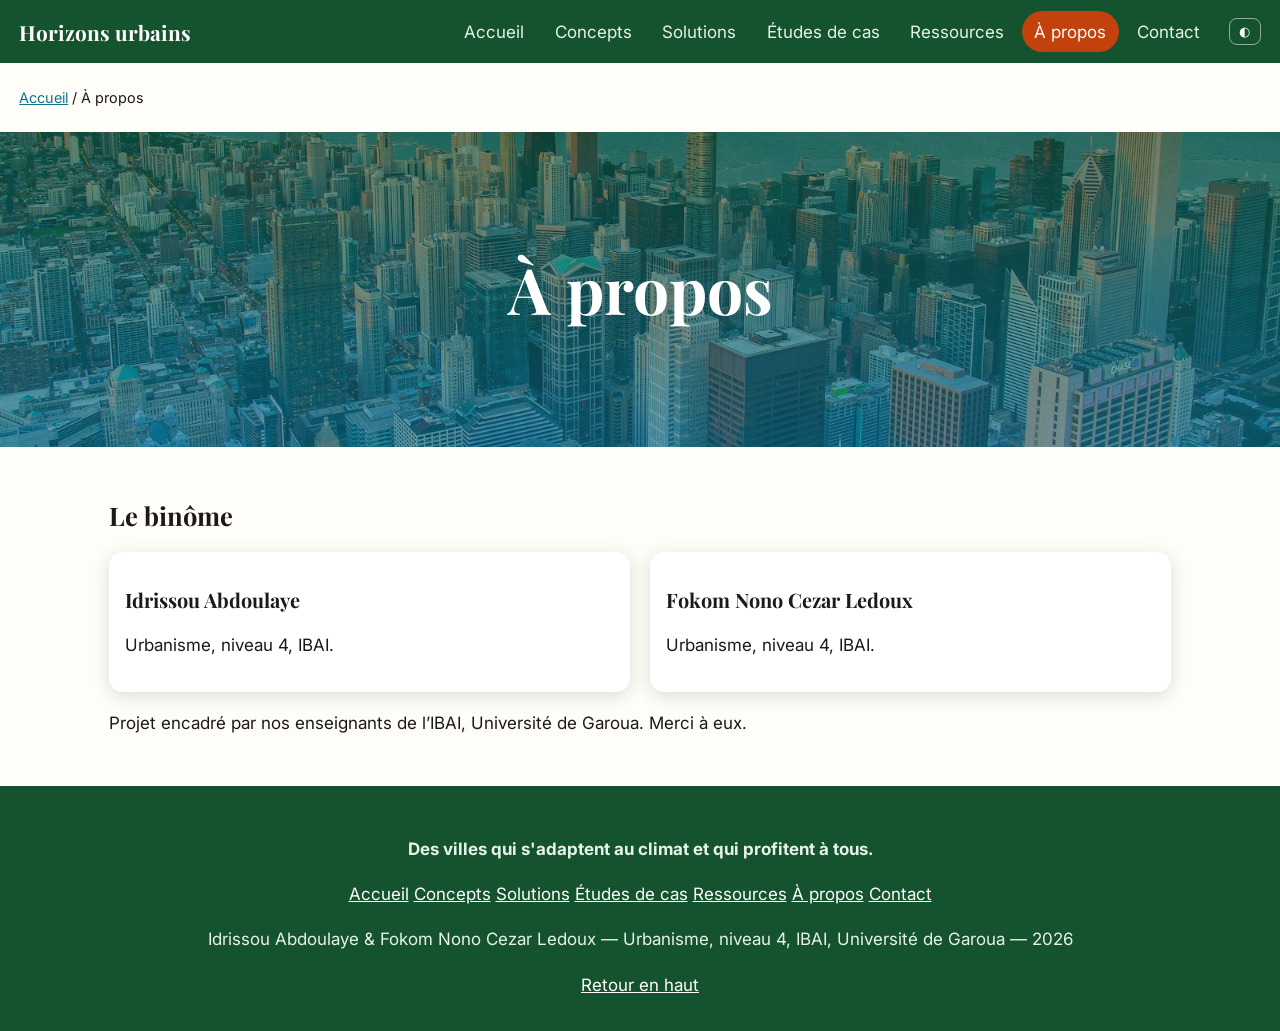
<file: a-propos.html>
<!DOCTYPE html><html lang="fr"><head><meta charset="utf-8"><meta name="viewport" content="width=device-width,initial-scale=1">
<title>À propos — Horizons urbains</title><meta name="description" content="Des villes qui s'adaptent au climat et qui profitent à tous.">
<meta property="og:title" content="Horizons urbains — À propos"><link rel="icon" href="data:image/svg+xml,%3Csvg xmlns='http://www.w3.org/2000/svg' viewBox='0 0 32 32'%3E%3Crect width='32' height='32' rx='6' fill='%2314532d'/%3E%3C/svg%3E">
<link href="https://fonts.googleapis.com/css2?family=Inter&family=Playfair+Display:wght@700&display=swap" rel="stylesheet"><link rel="stylesheet" href="css/style.css"></head>
<body id="top"><div id="prog"></div><header><a class="logo" href="index.html">Horizons urbains</a><button id="burger" aria-label="Menu">☰</button><nav aria-label="Navigation principale"><a href="index.html">Accueil</a><a href="concepts.html">Concepts</a><a href="solutions.html">Solutions</a><a href="etudes-de-cas.html">Études de cas</a><a href="ressources.html">Ressources</a><a href="a-propos.html" class="on">À propos</a><a href="contact.html">Contact</a></nav><button id="theme" aria-label="Mode clair ou sombre">◐</button></header><p class="bc"><a href="index.html">Accueil</a> / À propos</p><section class="hero" style="min-height:35vh"><div data-img="hero1" data-cls="slide on"></div><div class="in"><h1>À propos</h1></div></section>
<main><h2>Le binôme</h2><div class="grid"><div class="card"><div class="tx"><h3>Idrissou Abdoulaye</h3><p>Urbanisme, niveau 4, IBAI.</p></div></div><div class="card"><div class="tx"><h3>Fokom Nono Cezar Ledoux</h3><p>Urbanisme, niveau 4, IBAI.</p></div></div></div><p>Projet encadré par nos enseignants de l’IBAI, Université de Garoua. Merci à eux.</p></main><footer><p><strong>Des villes qui s'adaptent au climat et qui profitent à tous.</strong></p><p><a href="index.html">Accueil</a> <a href="concepts.html">Concepts</a> <a href="solutions.html">Solutions</a> <a href="etudes-de-cas.html">Études de cas</a> <a href="ressources.html">Ressources</a> <a href="a-propos.html">À propos</a> <a href="contact.html">Contact</a></p><p>Idrissou Abdoulaye &amp; Fokom Nono Cezar Ledoux — Urbanisme, niveau 4, IBAI, Université de Garoua — 2026</p><a href="#top">Retour en haut</a></footer>
<script src="js/images.js"></script><script src="js/main.js"></script></body></html>
</file>
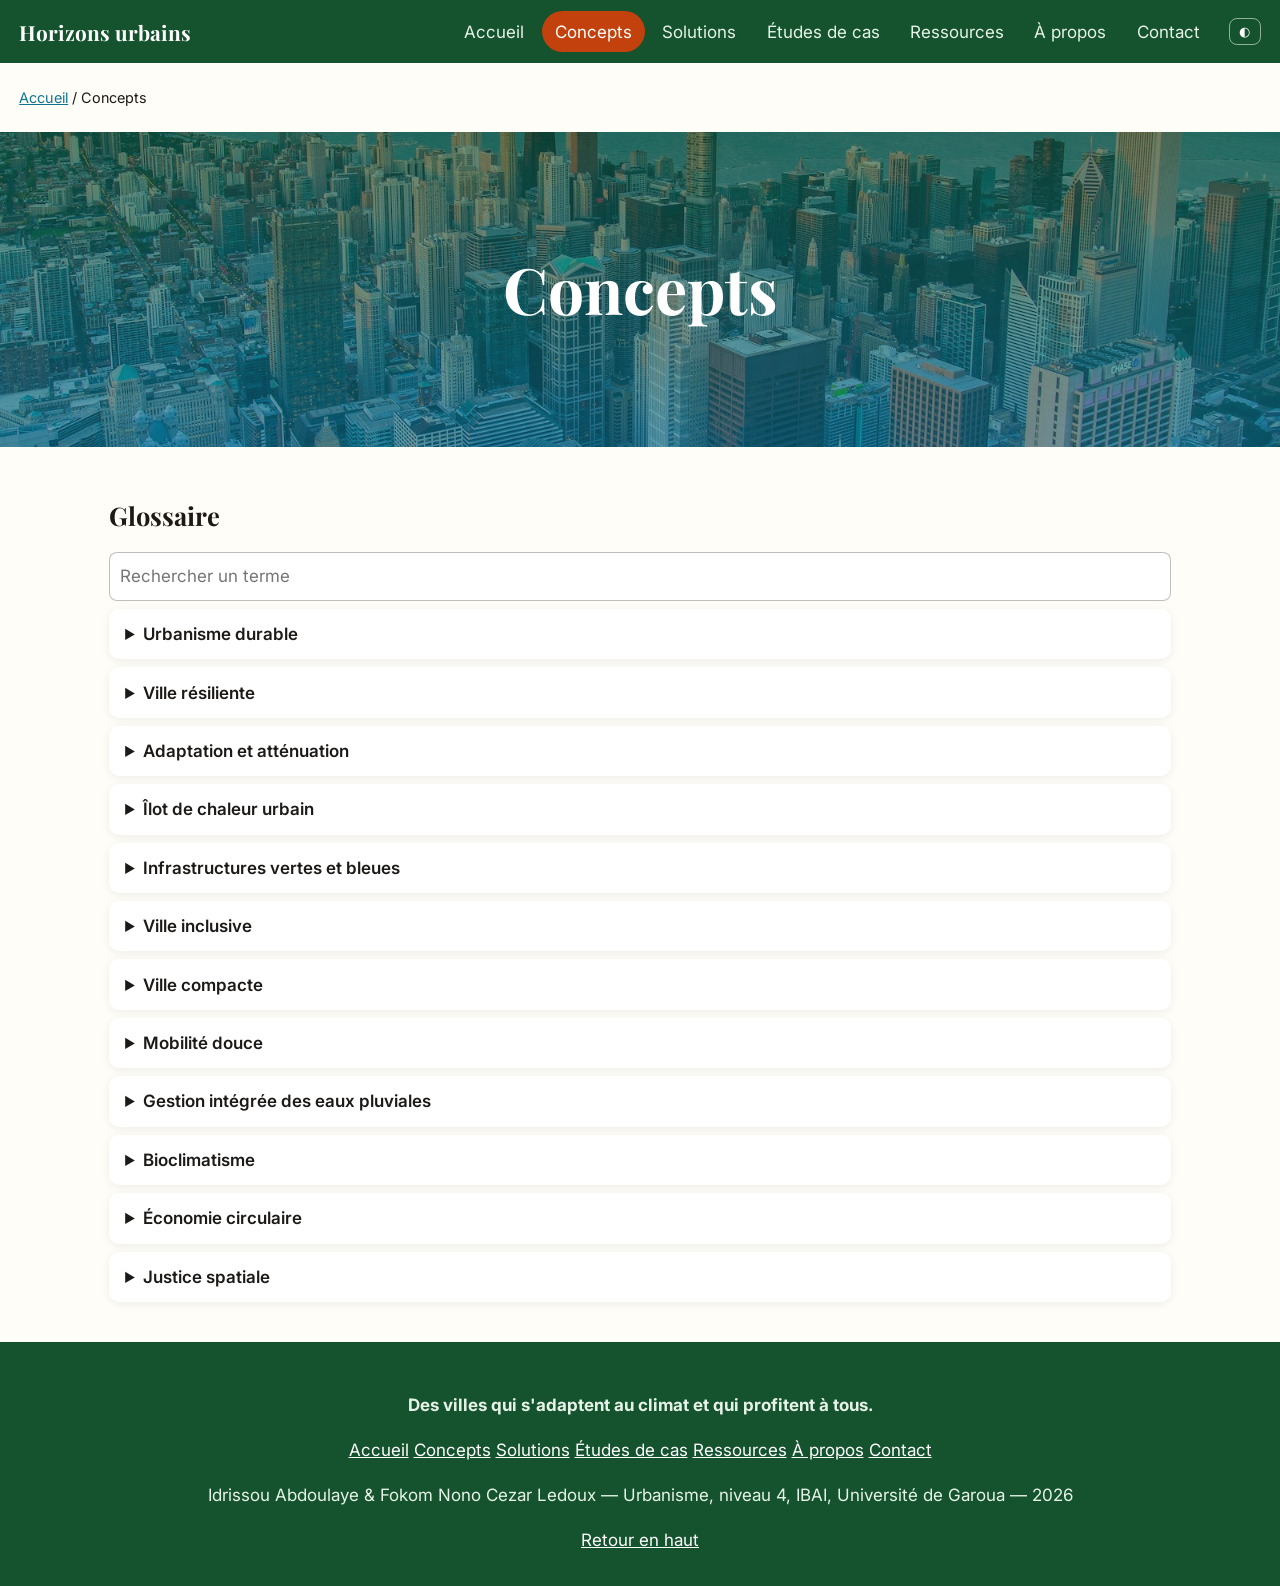
<file: concepts.html>
<!DOCTYPE html><html lang="fr"><head><meta charset="utf-8"><meta name="viewport" content="width=device-width,initial-scale=1">
<title>Concepts — Horizons urbains</title><meta name="description" content="Des villes qui s'adaptent au climat et qui profitent à tous.">
<meta property="og:title" content="Horizons urbains — Concepts"><link rel="icon" href="data:image/svg+xml,%3Csvg xmlns='http://www.w3.org/2000/svg' viewBox='0 0 32 32'%3E%3Crect width='32' height='32' rx='6' fill='%2314532d'/%3E%3C/svg%3E">
<link href="https://fonts.googleapis.com/css2?family=Inter&family=Playfair+Display:wght@700&display=swap" rel="stylesheet"><link rel="stylesheet" href="css/style.css"></head>
<body id="top"><div id="prog"></div><header><a class="logo" href="index.html">Horizons urbains</a><button id="burger" aria-label="Menu">☰</button><nav aria-label="Navigation principale"><a href="index.html">Accueil</a><a href="concepts.html" class="on">Concepts</a><a href="solutions.html">Solutions</a><a href="etudes-de-cas.html">Études de cas</a><a href="ressources.html">Ressources</a><a href="a-propos.html">À propos</a><a href="contact.html">Contact</a></nav><button id="theme" aria-label="Mode clair ou sombre">◐</button></header><p class="bc"><a href="index.html">Accueil</a> / Concepts</p><section class="hero" style="min-height:35vh"><div data-img="hero1" data-cls="slide on"></div><div class="in"><h1>Concepts</h1></div></section>
<main><h2>Glossaire</h2><input id="q" placeholder="Rechercher un terme" aria-label="Rechercher"><details class="g"><summary>Urbanisme durable</summary><p>Aménager la ville en équilibrant environnement, justice sociale et économie.</p></details><details class="g"><summary>Ville résiliente</summary><p>Ville capable d'absorber un choc (crue, canicule) et de se relever vite.</p></details><details class="g"><summary>Adaptation et atténuation</summary><p>Adapter la ville aux effets du climat ; réduire les émissions qui le dérèglent.</p></details><details class="g"><summary>Îlot de chaleur urbain</summary><p>Zone plus chaude que ses alentours, à cause du béton et du manque d'arbres.</p></details><details class="g"><summary>Infrastructures vertes et bleues</summary><p>Arbres, parcs, noues et cours d'eau qui rafraîchissent et gèrent l'eau.</p></details><details class="g"><summary>Ville inclusive</summary><p>Ville dont les services profitent aussi aux quartiers précaires.</p></details><details class="g"><summary>Ville compacte</summary><p>Ville dense, qui limite l'étalement et les longs trajets.</p></details><details class="g"><summary>Mobilité douce</summary><p>Marche, vélo et transport collectif.</p></details><details class="g"><summary>Gestion intégrée des eaux pluviales</summary><p>Ralentir, stocker et infiltrer l'eau là où elle tombe.</p></details><details class="g"><summary>Bioclimatisme</summary><p>Concevoir les bâtiments selon le soleil, le vent et l'ombre.</p></details><details class="g"><summary>Économie circulaire</summary><p>Réutiliser et recycler matériaux et déchets.</p></details><details class="g"><summary>Justice spatiale</summary><p>Répartition équitable des équipements et des risques entre quartiers.</p></details></main><footer><p><strong>Des villes qui s'adaptent au climat et qui profitent à tous.</strong></p><p><a href="index.html">Accueil</a> <a href="concepts.html">Concepts</a> <a href="solutions.html">Solutions</a> <a href="etudes-de-cas.html">Études de cas</a> <a href="ressources.html">Ressources</a> <a href="a-propos.html">À propos</a> <a href="contact.html">Contact</a></p><p>Idrissou Abdoulaye &amp; Fokom Nono Cezar Ledoux — Urbanisme, niveau 4, IBAI, Université de Garoua — 2026</p><a href="#top">Retour en haut</a></footer>
<script src="js/images.js"></script><script src="js/main.js"></script></body></html>
</file>
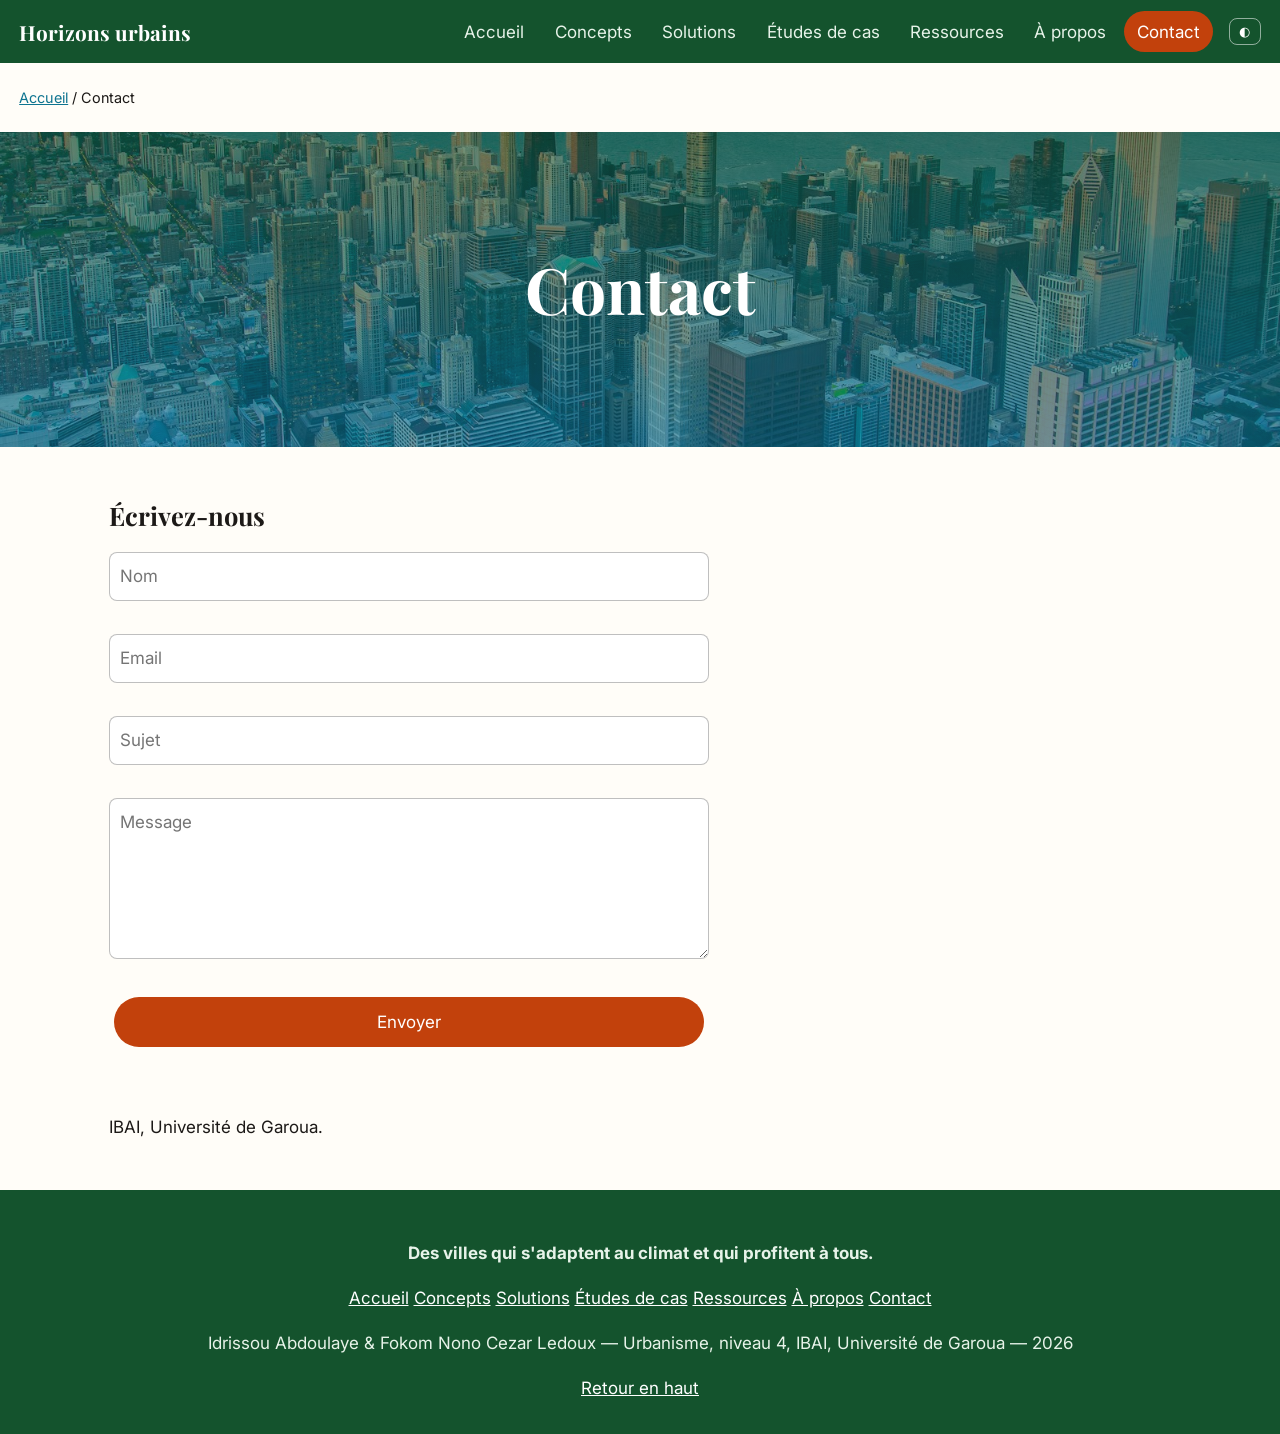
<file: contact.html>
<!DOCTYPE html><html lang="fr"><head><meta charset="utf-8"><meta name="viewport" content="width=device-width,initial-scale=1">
<title>Contact — Horizons urbains</title><meta name="description" content="Des villes qui s'adaptent au climat et qui profitent à tous.">
<meta property="og:title" content="Horizons urbains — Contact"><link rel="icon" href="data:image/svg+xml,%3Csvg xmlns='http://www.w3.org/2000/svg' viewBox='0 0 32 32'%3E%3Crect width='32' height='32' rx='6' fill='%2314532d'/%3E%3C/svg%3E">
<link href="https://fonts.googleapis.com/css2?family=Inter&family=Playfair+Display:wght@700&display=swap" rel="stylesheet"><link rel="stylesheet" href="css/style.css"></head>
<body id="top"><div id="prog"></div><header><a class="logo" href="index.html">Horizons urbains</a><button id="burger" aria-label="Menu">☰</button><nav aria-label="Navigation principale"><a href="index.html">Accueil</a><a href="concepts.html">Concepts</a><a href="solutions.html">Solutions</a><a href="etudes-de-cas.html">Études de cas</a><a href="ressources.html">Ressources</a><a href="a-propos.html">À propos</a><a href="contact.html" class="on">Contact</a></nav><button id="theme" aria-label="Mode clair ou sombre">◐</button></header><p class="bc"><a href="index.html">Accueil</a> / Contact</p><section class="hero" style="min-height:35vh"><div data-img="hero1" data-cls="slide on"></div><div class="in"><h1>Contact</h1></div></section>
<main><h2>Écrivez-nous</h2><form id="form" novalidate style="display:grid;gap:.6rem;max-width:600px"><input name="nom" placeholder="Nom"><span class="err"></span><input name="email" type="email" placeholder="Email"><span class="err"></span><input name="sujet" placeholder="Sujet"><span class="err"></span><textarea name="message" rows="5" placeholder="Message"></textarea><span class="err"></span><button class="btn">Envoyer</button><p id="ok"></p></form><p>IBAI, Université de Garoua.</p></main><footer><p><strong>Des villes qui s'adaptent au climat et qui profitent à tous.</strong></p><p><a href="index.html">Accueil</a> <a href="concepts.html">Concepts</a> <a href="solutions.html">Solutions</a> <a href="etudes-de-cas.html">Études de cas</a> <a href="ressources.html">Ressources</a> <a href="a-propos.html">À propos</a> <a href="contact.html">Contact</a></p><p>Idrissou Abdoulaye &amp; Fokom Nono Cezar Ledoux — Urbanisme, niveau 4, IBAI, Université de Garoua — 2026</p><a href="#top">Retour en haut</a></footer>
<script src="js/images.js"></script><script src="js/main.js"></script></body></html>
</file>
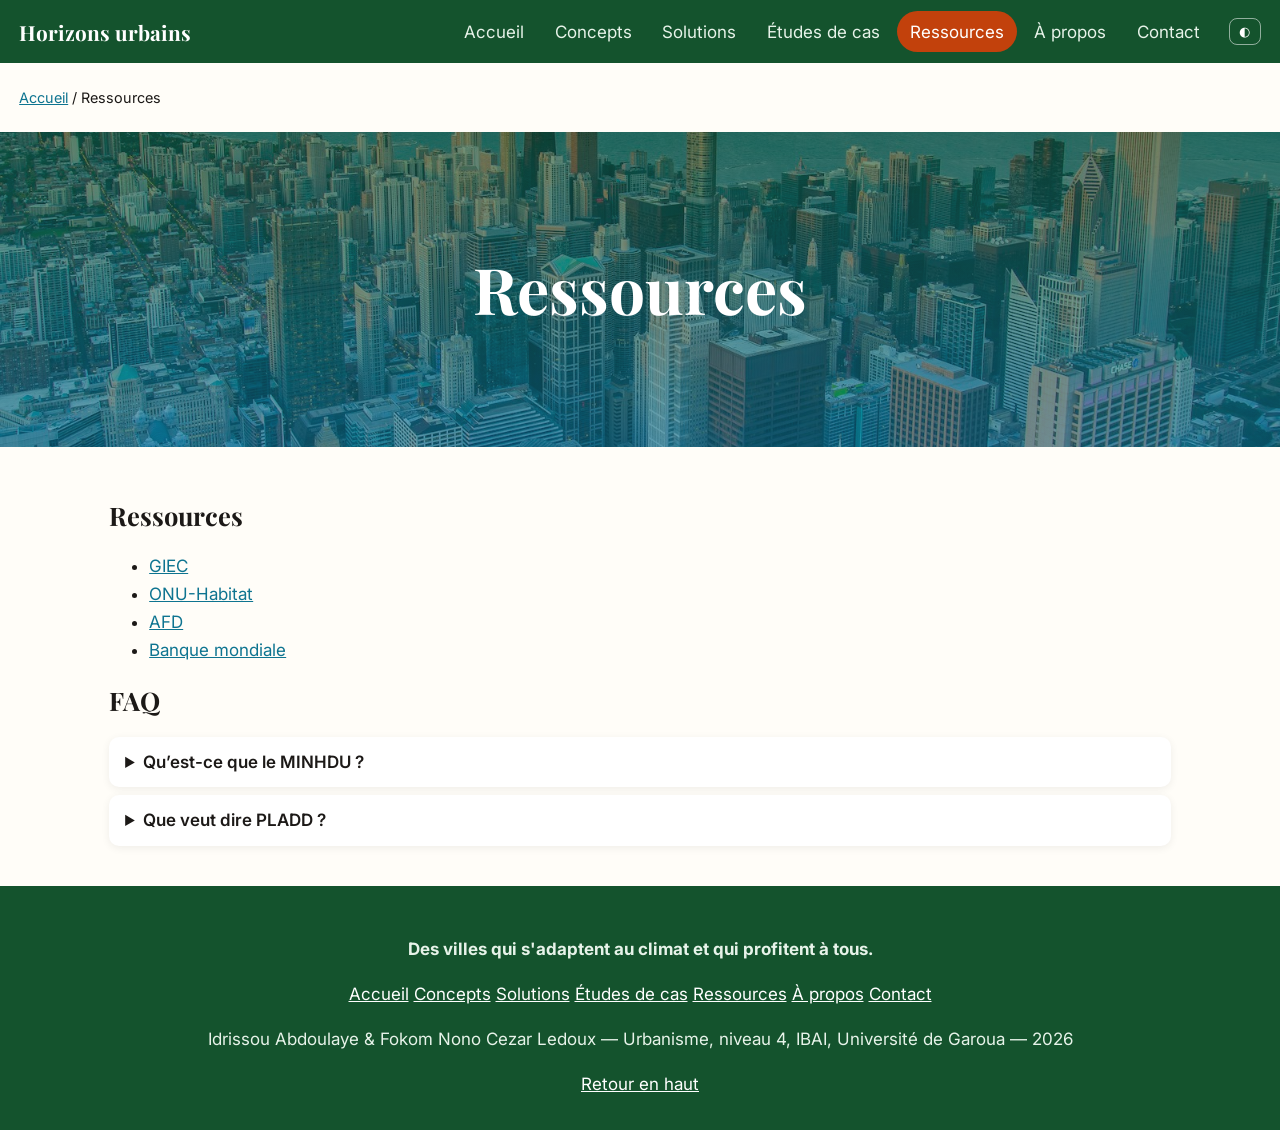
<file: ressources.html>
<!DOCTYPE html><html lang="fr"><head><meta charset="utf-8"><meta name="viewport" content="width=device-width,initial-scale=1">
<title>Ressources — Horizons urbains</title><meta name="description" content="Des villes qui s'adaptent au climat et qui profitent à tous.">
<meta property="og:title" content="Horizons urbains — Ressources"><link rel="icon" href="data:image/svg+xml,%3Csvg xmlns='http://www.w3.org/2000/svg' viewBox='0 0 32 32'%3E%3Crect width='32' height='32' rx='6' fill='%2314532d'/%3E%3C/svg%3E">
<link href="https://fonts.googleapis.com/css2?family=Inter&family=Playfair+Display:wght@700&display=swap" rel="stylesheet"><link rel="stylesheet" href="css/style.css"></head>
<body id="top"><div id="prog"></div><header><a class="logo" href="index.html">Horizons urbains</a><button id="burger" aria-label="Menu">☰</button><nav aria-label="Navigation principale"><a href="index.html">Accueil</a><a href="concepts.html">Concepts</a><a href="solutions.html">Solutions</a><a href="etudes-de-cas.html">Études de cas</a><a href="ressources.html" class="on">Ressources</a><a href="a-propos.html">À propos</a><a href="contact.html">Contact</a></nav><button id="theme" aria-label="Mode clair ou sombre">◐</button></header><p class="bc"><a href="index.html">Accueil</a> / Ressources</p><section class="hero" style="min-height:35vh"><div data-img="hero1" data-cls="slide on"></div><div class="in"><h1>Ressources</h1></div></section>
<main><h2>Ressources</h2><ul><li><a href="https://www.ipcc.ch/" target="_blank" rel="noopener">GIEC</a></li><li><a href="https://unhabitat.org/" target="_blank" rel="noopener">ONU-Habitat</a></li><li><a href="https://www.afd.fr/" target="_blank" rel="noopener">AFD</a></li><li><a href="https://www.worldbank.org/" target="_blank" rel="noopener">Banque mondiale</a></li></ul><h2>FAQ</h2><details><summary>Qu’est-ce que le MINHDU ?</summary><p>Ministère de l’Habitat et du Développement Urbain.</p></details><details><summary>Que veut dire PLADD ?</summary><p>Plan Local d’Aménagement et de Développement Durable.</p></details></main><footer><p><strong>Des villes qui s'adaptent au climat et qui profitent à tous.</strong></p><p><a href="index.html">Accueil</a> <a href="concepts.html">Concepts</a> <a href="solutions.html">Solutions</a> <a href="etudes-de-cas.html">Études de cas</a> <a href="ressources.html">Ressources</a> <a href="a-propos.html">À propos</a> <a href="contact.html">Contact</a></p><p>Idrissou Abdoulaye &amp; Fokom Nono Cezar Ledoux — Urbanisme, niveau 4, IBAI, Université de Garoua — 2026</p><a href="#top">Retour en haut</a></footer>
<script src="js/images.js"></script><script src="js/main.js"></script></body></html>
</file>
<file: css/style.css>
:root{--g:#14532d;--l:#4d7c0f;--b:#0e7490;--s:#f5efe0;--t:#c2410c;--bg:#fffdf8;--tx:#1c1917;--c:#fff}
[data-theme=dark]{--bg:#12170f;--tx:#f1efe8;--c:#1c2418;--s:#1a2116}
*{box-sizing:border-box}html{scroll-behavior:smooth}
body{margin:0;font:17px/1.65 Inter,system-ui,sans-serif;background:var(--bg);color:var(--tx)}
h1,h2,h3{font-family:'Playfair Display',Georgia,serif;line-height:1.2}
a{color:var(--b)}img{max-width:100%;display:block}
header{position:sticky;top:0;z-index:50;background:var(--g);display:flex;align-items:center;gap:1rem;padding:.7rem 1.2rem;flex-wrap:wrap}
.logo{font:700 1.3rem 'Playfair Display',serif;color:#fff;text-decoration:none;margin-right:auto}
nav{display:flex;gap:.3rem;flex-wrap:wrap}nav a{color:#e7f3e9;text-decoration:none;padding:.4rem .8rem;border-radius:99px}
nav a.on,nav a:hover{background:var(--t);color:#fff}
#burger,#theme{background:none;border:1px solid #fff8;color:#fff;border-radius:8px;padding:.3rem .6rem;cursor:pointer}
#burger{display:none}
@media(max-width:820px){#burger{display:block}nav{display:none;width:100%;flex-direction:column}nav.open{display:flex}}
#prog{position:fixed;top:0;left:0;height:3px;background:var(--t);width:0;z-index:99}
.hero{position:relative;min-height:70vh;display:grid;place-items:center;text-align:center;color:#fff;overflow:hidden}
.hero .slide{position:absolute;inset:0;width:100%;height:100%;object-fit:cover;opacity:0;transition:opacity 1.2s}
.hero .slide.on{opacity:1}
.hero:after{content:"";position:absolute;inset:0;background:linear-gradient(180deg,#14532d99,#0e749299)}
.hero .in{position:relative;z-index:2;padding:2rem;max-width:800px}
.hero h1{font-size:clamp(2rem,6vw,4rem);margin:.2em 0}
.btn{display:inline-block;background:var(--t);color:#fff;padding:.7rem 1.4rem;border-radius:99px;text-decoration:none;margin:.3rem;border:0;cursor:pointer;font:inherit}
.btn.alt{background:#fff;color:var(--g)}
main{max-width:1100px;margin:auto;padding:2rem 1.2rem}
.grid{display:grid;gap:1.2rem;grid-template-columns:repeat(auto-fit,minmax(230px,1fr))}
.card{background:var(--c);border-radius:14px;box-shadow:0 4px 18px #0002;overflow:hidden}
.card .tx{padding:1rem}.card img{aspect-ratio:16/10;object-fit:cover;width:100%}
.bc{font-size:.9rem;padding:.5rem 1.2rem}
.num{font:700 2.6rem 'Playfair Display';color:var(--t)}
.stats{text-align:center}
.flip{perspective:900px;height:300px;cursor:pointer}
.flip>div{position:relative;height:100%;transition:transform .6s;transform-style:preserve-3d}
.flip.f>div{transform:rotateY(180deg)}
.flip .fr,.flip .bk{position:absolute;inset:0;backface-visibility:hidden;background:var(--c);border-radius:14px;box-shadow:0 4px 18px #0002;overflow:hidden}
.flip .bk{transform:rotateY(180deg);padding:1rem;font-size:.92rem}
.flip img{height:65%;width:100%;object-fit:cover}.flip h3{padding:.5rem 1rem}
.ba{position:relative;max-width:800px;margin:auto;aspect-ratio:16/9;overflow:hidden;border-radius:14px}
.ba img{position:absolute;inset:0;width:100%;height:100%;object-fit:cover}
.ba #topc{position:absolute;inset:0;clip-path:inset(0 50% 0 0)}.ba input{position:absolute;bottom:8px;left:5%;width:90%;z-index:3}
details{background:var(--c);border-radius:10px;margin:.5rem 0;padding:.7rem 1rem;box-shadow:0 2px 8px #0001}
summary{cursor:pointer;font-weight:600}
input,textarea,select{font:inherit;padding:.6rem;border-radius:8px;border:1px solid #8888;width:100%;background:var(--c);color:var(--tx)}
.err{color:#b91c1c;font-size:.85rem;min-height:1em}
.fbk{background:linear-gradient(135deg,var(--g),var(--b));color:#fff;display:grid;place-items:center;text-align:center;padding:1rem;aspect-ratio:16/10}
.hero .fbk{position:absolute;inset:0;aspect-ratio:auto}
footer{background:var(--g);color:#e7f3e9;text-align:center;padding:2rem 1rem}footer a{color:#fff}
.rv{opacity:0;transform:translateY(16px);transition:.6s}.rv.v{opacity:1;transform:none}
@media(prefers-reduced-motion:reduce){*{transition:none!important;scroll-behavior:auto}.rv{opacity:1;transform:none}}
a:focus-visible,button:focus-visible,summary:focus-visible{outline:3px solid var(--t);outline-offset:2px}
</file>
